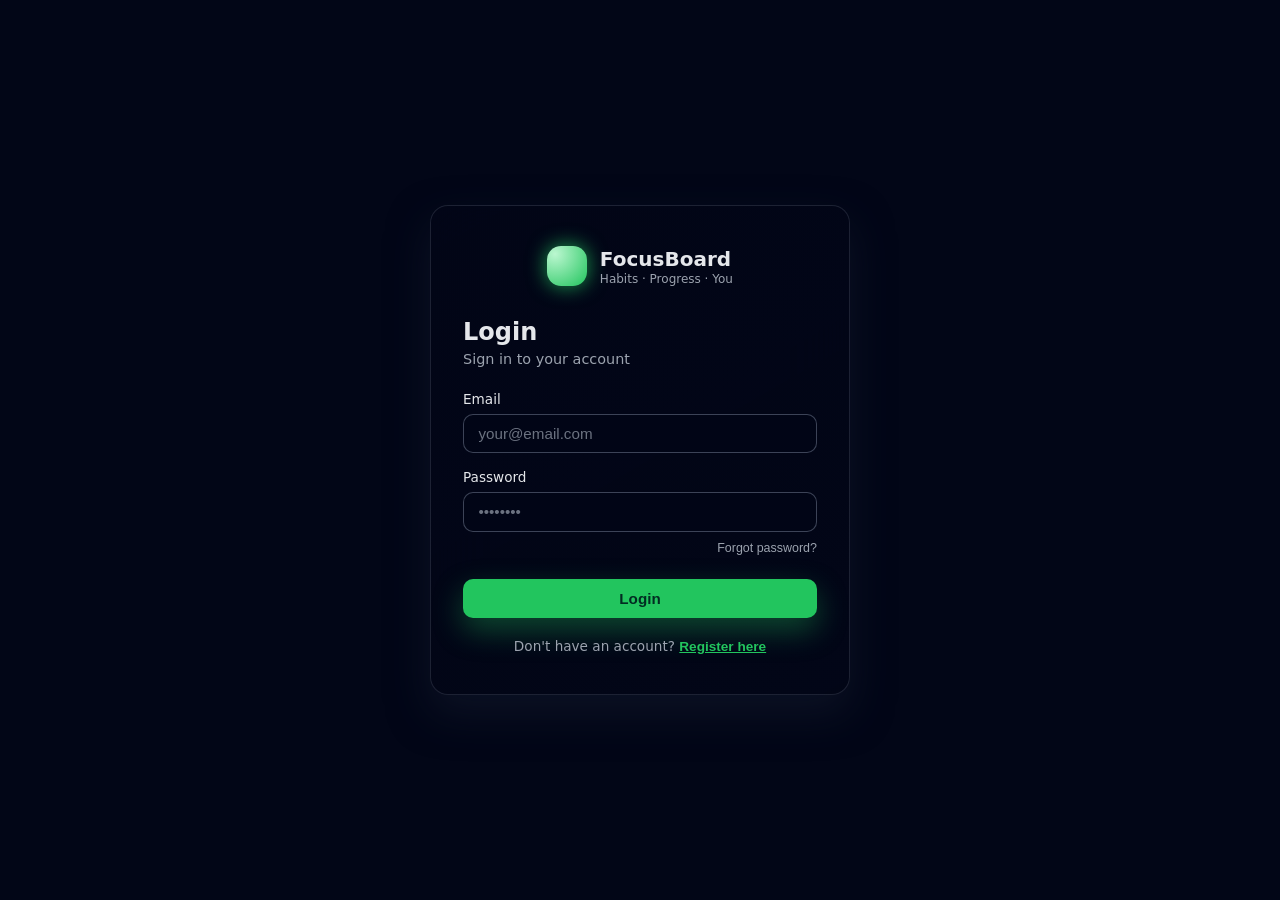
<file: auth.html>
<!DOCTYPE html>
<html lang="en">
<head>
  <meta charset="UTF-8" />
  <meta name="viewport" content="width=device-width, initial-scale=1.0" />
  <title>FocusBoard - Login</title>
  <link rel="stylesheet" href="auth-style.css" />
</head>
<body>
  <div class="auth-container">
    <div class="auth-card">
      <div class="auth-logo">
        <div class="logo-dot"></div>
        <div class="logo-text">
          <span class="logo-title">FocusBoard</span>
          <span class="logo-sub">Habits · Progress · You</span>
        </div>
      </div>

      <!-- LOGIN FORM -->
      <form id="loginForm" class="auth-form active">
        <h2>Login</h2>
        <p class="form-sub">Sign in to your account</p>

        <div class="form-group">
          <label for="loginEmail">Email</label>
          <input
            type="email"
            id="loginEmail"
            placeholder="your@email.com"
            required
          />
        </div>

        <div class="form-group">
          <label for="loginPassword">Password</label>
          <input
            type="password"
            id="loginPassword"
            placeholder="••••••••"
            required
          />
          <button type="button" class="forgot-link" onclick="showForgotForm()">Forgot password?</button>
        </div>

        <button type="submit" class="auth-btn">Login</button>

        <p class="form-toggle">
          Don't have an account?
          <button type="button" onclick="toggleForms()">Register here</button>
        </p>
      </form>

      <!-- REGISTER FORM -->
      <form id="registerForm" class="auth-form">
        <h2>Create Account</h2>
        <p class="form-sub">Join FocusBoard today</p>

        <div class="form-group">
          <label for="regName">Name</label>
          <input
            type="text"
            id="regName"
            placeholder="Your name"
            required
          />
        </div>

        <div class="form-group">
          <label for="regEmail">Email</label>
          <input
            type="email"
            id="regEmail"
            placeholder="your@email.com"
            required
          />
        </div>

        <div class="form-group">
          <label for="regPassword">Password</label>
          <input
            type="password"
            id="regPassword"
            placeholder="••••••••"
            required
          />
        </div>

        <div class="form-group">
          <label for="regConfirmPassword">Confirm Password</label>
          <input
            type="password"
            id="regConfirmPassword"
            placeholder="••••••••"
            required
          />
        </div>

        <button type="submit" class="auth-btn">Register</button>

        <p class="form-toggle">
          Already have an account?
          <button type="button" onclick="toggleForms()">Login here</button>
        </p>
      </form>

      <!-- FORGOT PASSWORD FORM -->
      <form id="forgotForm" class="auth-form">
        <h2>Forgot Password</h2>
        <p class="form-sub">Enter your email and we'll send a reset link</p>

        <div class="form-group">
          <label for="forgotEmail">Email</label>
          <input
            type="email"
            id="forgotEmail"
            placeholder="your@email.com"
            required
          />
        </div>

        <button type="submit" class="auth-btn">Send Reset Link</button>

        <p class="form-toggle">
          Remembered it?
          <button type="button" onclick="showLoginForm()">Back to Login</button>
        </p>
      </form>

      <!-- RESET PASSWORD FORM -->
      <form id="resetForm" class="auth-form">
        <h2>Reset Password</h2>
        <p class="form-sub">Enter your new password below</p>

        <div class="form-group">
          <label for="newPassword">New Password</label>
          <input
            type="password"
            id="newPassword"
            placeholder="••••••••"
            required
          />
        </div>

        <div class="form-group">
          <label for="confirmNewPassword">Confirm New Password</label>
          <input
            type="password"
            id="confirmNewPassword"
            placeholder="••••••••"
            required
          />
        </div>

        <button type="submit" class="auth-btn">Reset Password</button>
      </form>

      <div id="errorMsg" class="error-msg"></div>
      <div id="successMsg" class="success-msg"></div>
    </div>
  </div>

  <script src="auth.js"></script>
</body>
</html>
</file>
<file: auth-style.css>
/* -------- AUTH PAGE BASE -------- */

*,
*::before,
*::after {
  box-sizing: border-box;
  margin: 0;
  padding: 0;
}

:root {
  --bg-main: #020617;
  --panel: rgba(15, 23, 42, 0.92);
  --border-subtle: rgba(148, 163, 184, 0.18);
  --accent: #22c55e;
  --accent-soft: rgba(34, 197, 94, 0.12);
  --text-main: #e5e7eb;
  --text-muted: #9ca3af;
  --error: #f97373;
  --shadow-soft: 0 18px 40px rgba(15, 23, 42, 0.7);
  --radius-lg: 18px;
  --radius-md: 12px;
}

body {
  font-family: system-ui, -apple-system, BlinkMacSystemFont, "Segoe UI",
    sans-serif;
  background: var(--bg-main);
  color: var(--text-main);
  min-height: 100vh;
  display: flex;
  justify-content: center;
  align-items: center;
  padding: 1.5rem;
}

/* subtle animated gradient background */
.bg-gradient {
  position: fixed;
  inset: 0;
  pointer-events: none;
  background: radial-gradient(circle at 0% 0%, #22c55e11, transparent 55%),
    radial-gradient(circle at 100% 0%, #38bdf811, transparent 55%),
    radial-gradient(circle at 0% 100%, #a855f711, transparent 55%);
  opacity: 0.9;
  z-index: -1;
}

/* -------- AUTH CONTAINER -------- */

.auth-container {
  width: 100%;
  max-width: 420px;
}

.auth-card {
  background: linear-gradient(150deg, #020617dd, #020617f5);
  border-radius: var(--radius-lg);
  border: 1px solid var(--border-subtle);
  box-shadow: var(--shadow-soft);
  padding: 2.5rem 2rem;
  backdrop-filter: blur(32px);
}

/* -------- LOGO -------- */

.auth-logo {
  display: flex;
  align-items: center;
  gap: 0.8rem;
  margin-bottom: 2rem;
  justify-content: center;
}

.logo-dot {
  width: 40px;
  height: 40px;
  border-radius: 14px;
  background: radial-gradient(circle at 20% 20%, #bbf7d0, #22c55e);
  box-shadow: 0 0 20px rgba(34, 197, 94, 0.8);
}

.logo-text {
  display: flex;
  flex-direction: column;
  gap: 0.05rem;
}

.logo-title {
  font-size: 1.25rem;
  font-weight: 700;
}

.logo-sub {
  font-size: 0.75rem;
  color: var(--text-muted);
}

/* -------- FORMS -------- */

.auth-form {
  display: none;
}

.auth-form.active {
  display: block;
  animation: fadeIn 0.3s ease-in-out;
}

@keyframes fadeIn {
  from {
    opacity: 0;
    transform: translateY(10px);
  }
  to {
    opacity: 1;
    transform: translateY(0);
  }
}

.auth-form h2 {
  font-size: 1.5rem;
  margin-bottom: 0.3rem;
  color: var(--text-main);
}

.form-sub {
  font-size: 0.9rem;
  color: var(--text-muted);
  margin-bottom: 1.5rem;
}

/* -------- FORM GROUPS -------- */

.form-group {
  display: flex;
  flex-direction: column;
  gap: 0.4rem;
  margin-bottom: 1rem;
}

.form-group label {
  font-size: 0.85rem;
  font-weight: 500;
  color: var(--text-main);
  display: block;
}

.form-group input {
  padding: 0.65rem 0.9rem;
  border-radius: 10px;
  border: 1px solid rgba(148, 163, 184, 0.4);
  background: rgba(2, 6, 23, 0.8);
  color: var(--text-main);
  font-size: 0.95rem;
  transition: border-color 0.2s ease, box-shadow 0.2s ease;
}

.form-group input::placeholder {
  color: #6b7280;
}

.form-group input:focus {
  outline: none;
  border-color: var(--accent);
  box-shadow: 0 0 12px rgba(34, 197, 94, 0.3);
}

/* -------- AUTH BUTTON -------- */

.auth-btn {
  width: 100%;
  padding: 0.7rem 1rem;
  border-radius: 10px;
  border: none;
  background: var(--accent);
  color: #022c22;
  font-size: 0.95rem;
  font-weight: 600;
  cursor: pointer;
  transition: transform 0.1s ease, box-shadow 0.1s ease, background 0.12s ease;
  box-shadow: 0 12px 30px rgba(34, 197, 94, 0.35);
  margin-top: 0.5rem;
}

.auth-btn:hover {
  transform: translateY(-2px);
  box-shadow: 0 16px 38px rgba(34, 197, 94, 0.45);
}

.auth-btn:active {
  transform: translateY(0);
}

.auth-btn:disabled {
  opacity: 0.5;
  cursor: not-allowed;
}

/* -------- FORM TOGGLE -------- */

.form-toggle {
  font-size: 0.85rem;
  color: var(--text-muted);
  text-align: center;
  margin-top: 1.2rem;
}

.form-toggle button {
  background: none;
  border: none;
  color: var(--accent);
  font-weight: 600;
  cursor: pointer;
  text-decoration: underline;
  transition: color 0.2s ease;
  font-size: 0.85rem;
}

.form-toggle button:hover {
  color: #16a34a;
}

/* -------- MESSAGES -------- */

.error-msg,
.success-msg {
  margin-top: 1rem;
  padding: 0.8rem 1rem;
  border-radius: 8px;
  font-size: 0.85rem;
  display: none;
  animation: slideIn 0.3s ease-in-out;
}

@keyframes slideIn {
  from {
    opacity: 0;
    transform: translateY(-10px);
  }
  to {
    opacity: 1;
    transform: translateY(0);
  }
}

.error-msg {
  background: rgba(249, 115, 115, 0.15);
  color: #fca5a5;
  border: 1px solid rgba(249, 115, 115, 0.4);
}

.error-msg.show {
  display: block;
}

.success-msg {
  background: rgba(34, 197, 94, 0.15);
  color: #86efac;
  border: 1px solid rgba(34, 197, 94, 0.4);
}

.success-msg.show {
  display: block;
}

/* -------- RESPONSIVE -------- */

@media (max-width: 480px) {
  .auth-card {
    padding: 1.5rem 1rem;
  }

  .auth-logo {
    margin-bottom: 1.5rem;
  }

  .form-group input {
    font-size: 16px; /* prevents zoom on iOS */
  }
}

/* -------- FORGOT PASSWORD LINK -------- */

.forgot-link {
  background: none;
  border: none;
  color: var(--text-muted);
  font-size: 0.78rem;
  cursor: pointer;
  text-align: right;
  margin-top: 0.2rem;
  padding: 0;
  align-self: flex-end;
  transition: color 0.2s ease;
}

.forgot-link:hover {
  color: var(--accent);
}
</file>
